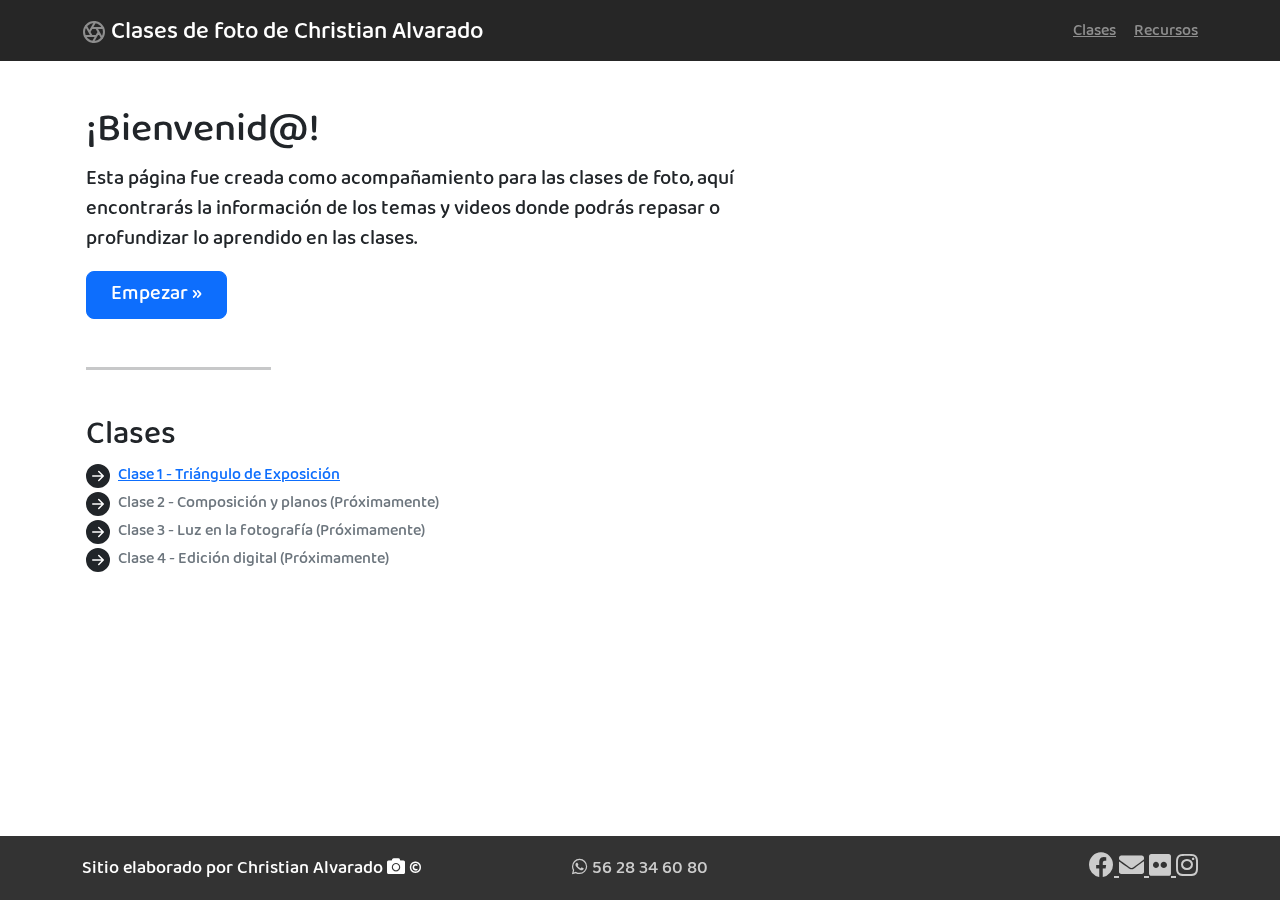
<file: index.html>
<!doctype html>
<html lang="en">
  <head>
    <meta charset="utf-8">
    <meta name="viewport" content="width=device-width, initial-scale=1">
    <meta name="description" content="">
    <meta name="author" content="Mark Otto, Jacob Thornton, and Bootstrap contributors">
    <meta name="generator" content="Hugo 0.101.0">
    <title>Christian Alvarado - Clases de foto</title>


    

    

    <link href="css/bootstrap.min.css" rel="stylesheet">
    <link href="css/custom.css" rel = "stylesheet">

    <!-- Font Awesome -->
    <link href="fonts/Font-Awesome/css/all.css" rel="stylesheet"> 

    <style>
      .bd-placeholder-img {
        font-size: 1.125rem;
        text-anchor: middle;
        -webkit-user-select: none;
        -moz-user-select: none;
        user-select: none;
      }

      @media (min-width: 768px) {
        .bd-placeholder-img-lg {
          font-size: 3.5rem;
        }
      }

      .b-example-divider {
        height: 3rem;
        background-color: rgba(0, 0, 0, .1);
        border: solid rgba(0, 0, 0, .15);
        border-width: 1px 0;
        box-shadow: inset 0 .5em 1.5em rgba(0, 0, 0, .1), inset 0 .125em .5em rgba(0, 0, 0, .15);
      }

      .b-example-vr {
        flex-shrink: 0;
        width: 1.5rem;
        height: 100vh;
      }

      .bi {
        vertical-align: -.125em;
        fill: currentColor;
      }

      .nav-scroller {
        position: relative;
        z-index: 2;
        height: 2.75rem;
        overflow-y: hidden;
      }

      .nav-scroller .nav {
        display: flex;
        flex-wrap: nowrap;
        padding-bottom: 1rem;
        margin-top: -1px;
        overflow-x: auto;
        text-align: center;
        white-space: nowrap;
        -webkit-overflow-scrolling: touch;
      }
    </style>

    
    <!-- Custom styles for this template -->
    <link href="css/starter-template.css" rel="stylesheet">
    <link href="css/product.css" rel="stylesheet">
  </head>
  <body>
    <div class="pageWrapper">
      <header class="site-header sticky-top py-1">
        <nav class="container d-flex flex-column flex-md-row justify-content-between">
          <div class="name">
              <svg xmlns="http://www.w3.org/2000/svg" width="24" height="24" fill="none" stroke="currentColor" stroke-linecap="round" stroke-linejoin="round" stroke-width="2" class="d-block mx-auto" role="img" viewBox="0 0 24 24"><title>Product</title><circle cx="12" cy="12" r="10"/><path d="M14.31 8l5.74 9.94M9.69 8h11.48M7.38 12l5.74-9.94M9.69 16L3.95 6.06M14.31 16H2.83m13.79-4l-5.74 9.94"/></svg>
              <h2 class="fs-4">Clases de foto de Christian Alvarado</h2>
          </div>
          <div class="navbar-right">
            <a class="py-2" href="#">Clases</a>
            <a class="py-2" href="#">Recursos</a>
          </div>
        </nav>
      </header>

      <div class="container mx-auto p-3 py-md-5">

      <main>
        <h1>¡Bienvenid@!</h1>
        <p class="fs-5 col-md-8">Esta página fue creada como acompañamiento para las clases de foto, aquí encontrarás la información de los temas y videos donde podrás repasar o profundizar lo aprendido en las clases.</p>

        <div class="mb-5">
          <a href="Clase1-TrianguloExposicion.html" class="btn btn-primary btn-lg px-4">Empezar &raquo;</a>
        </div>

        <hr class="col-3 col-md-2 mb-5">

        <div class="row g-5">
          <div class="col-md-6">
            <h2>Clases</h2>
            <ul class="icon-list ps-0">
              <li class="d-flex align-items-start mb-1"><a href="Clase1-TrianguloExposicion.html">Clase 1 - Triángulo de Exposición</a></li>
              <li class="text-muted d-flex align-items-start mb-1">Clase 2 - Composición y planos (Próximamente)</li>
              <li class="text-muted d-flex align-items-start mb-1">Clase 3 - Luz en la fotografía (Próximamente)</li>
              <li class="text-muted d-flex align-items-start mb-1">Clase 4 - Edición digital (Próximamente)</li>
            </ul>
          </div>
        </div>
      </main>
      
    </div>
    <footer>
    <div class="footer">
      <div class="container">
        <div class="col-sm-4">
        <p>Sitio elaborado por Christian Alvarado  <i class="fas fa-camera"></i>  &#169</p>
        </div>
        
        <a href="https://wa.me/525628346080">
          <div class="col-sm-4 text-center">
            <p><i class="fab fa-whatsapp"></i> 56 28 34 60 80</p>
          </div>
        </a>

        <div class="col-sm-4  right-align">
        <a href="https://www.facebook.com/ChristianAlvaradoFotografia"> <i class="fab fa-facebook"></i> </a>
        
        <a href="mailto:Adrik1137@gmail.com"> <i class="fas fa-envelope"></i> </a>
        
        <a href="https://www.flickr.com/photos/christianalvarado"> <i class="fab fa-flickr"></i> </a>

        <a href="https://www.instagram.com/christianalvaradofoto"> <i class="fab fa-instagram"></i></i> </a>
        </div>
        
        
      </div>
    </footer>
  </div>


    <script src="js/bootstrap.bundle.min.js"></script>

      
  </body>
</html>
</file>
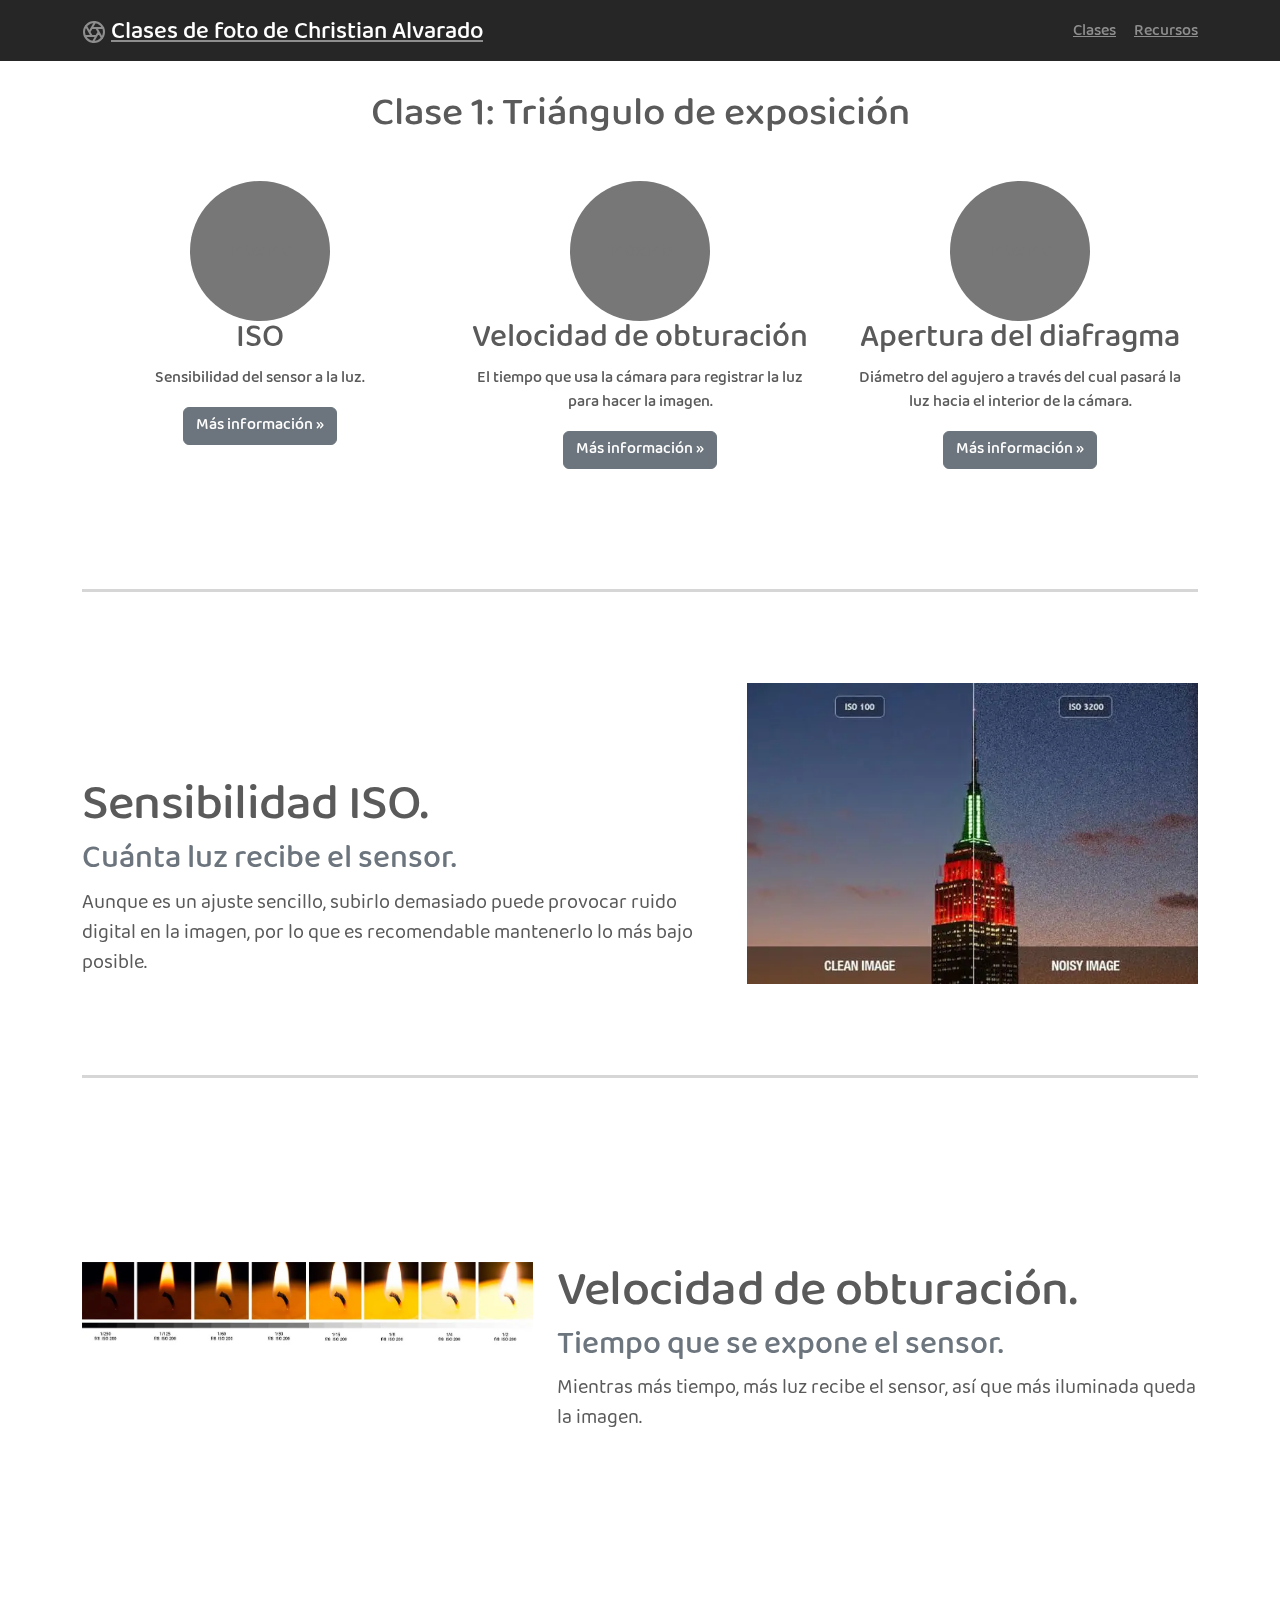
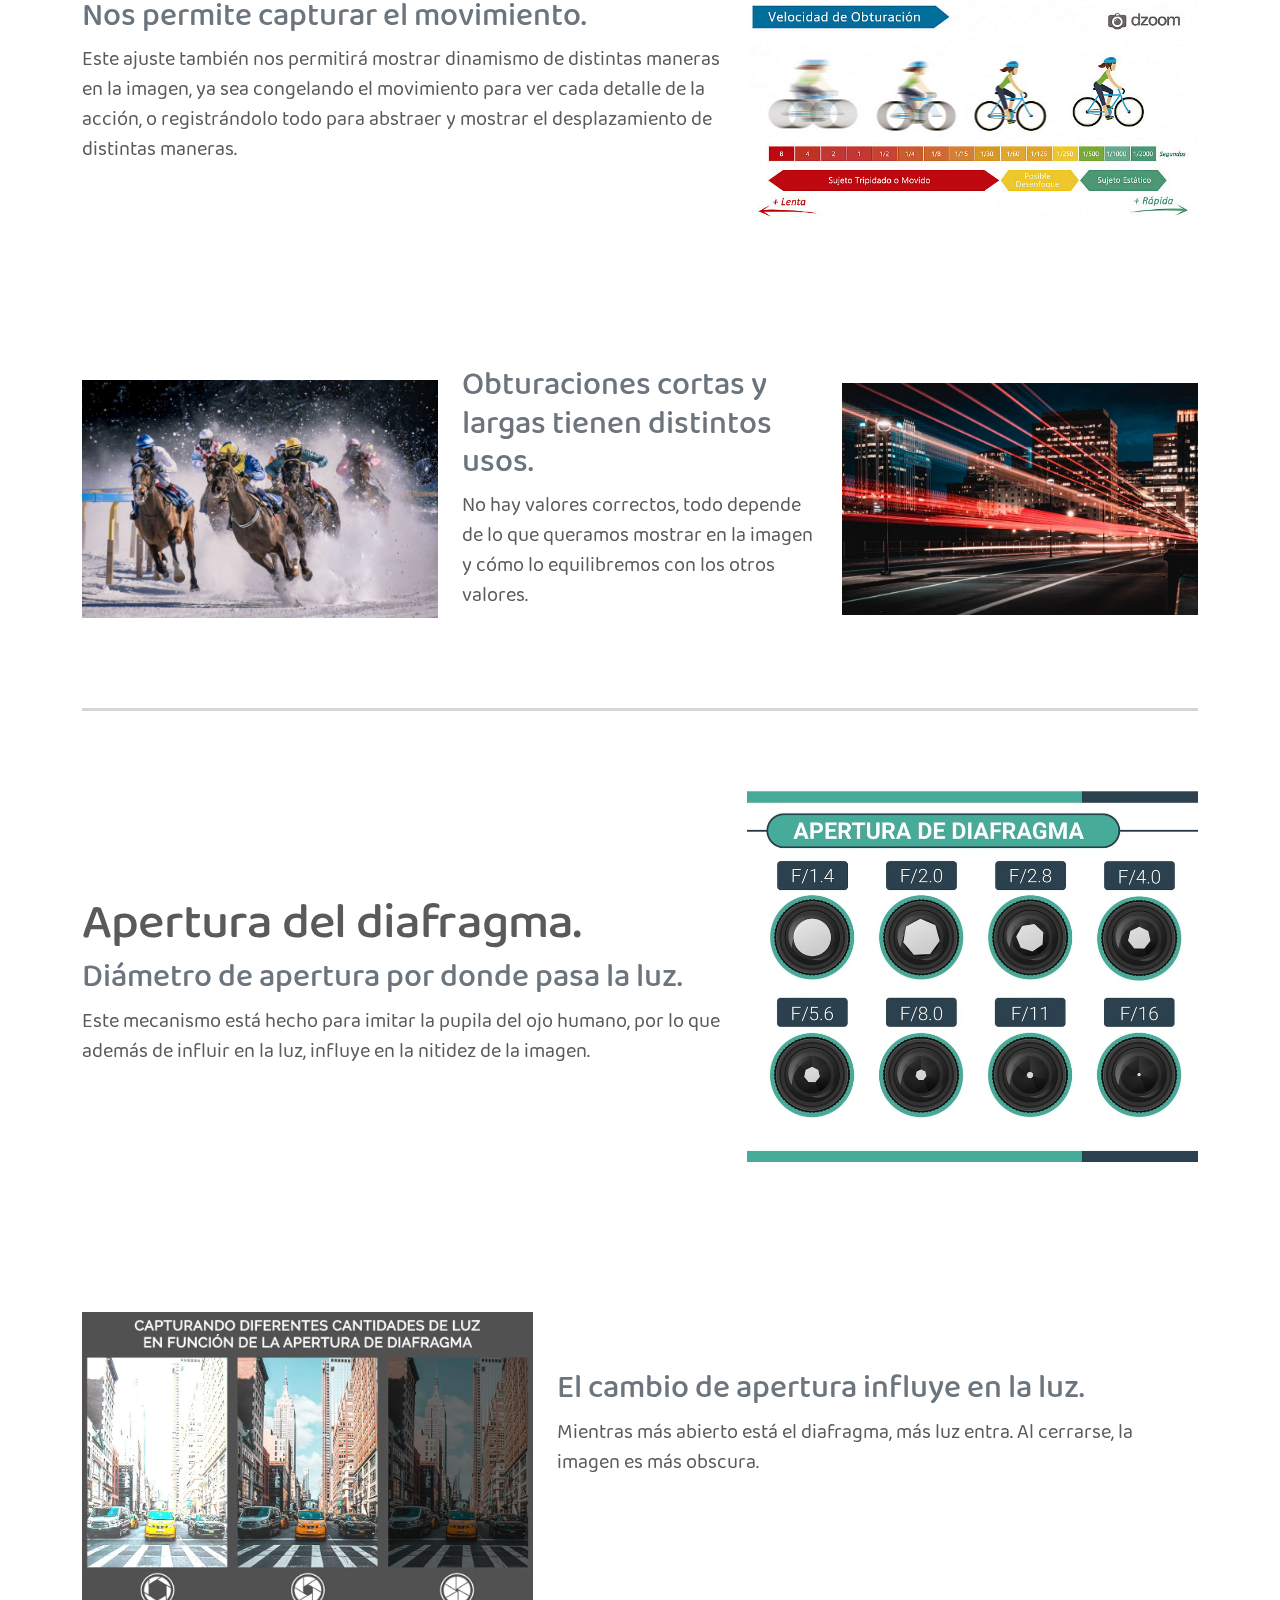
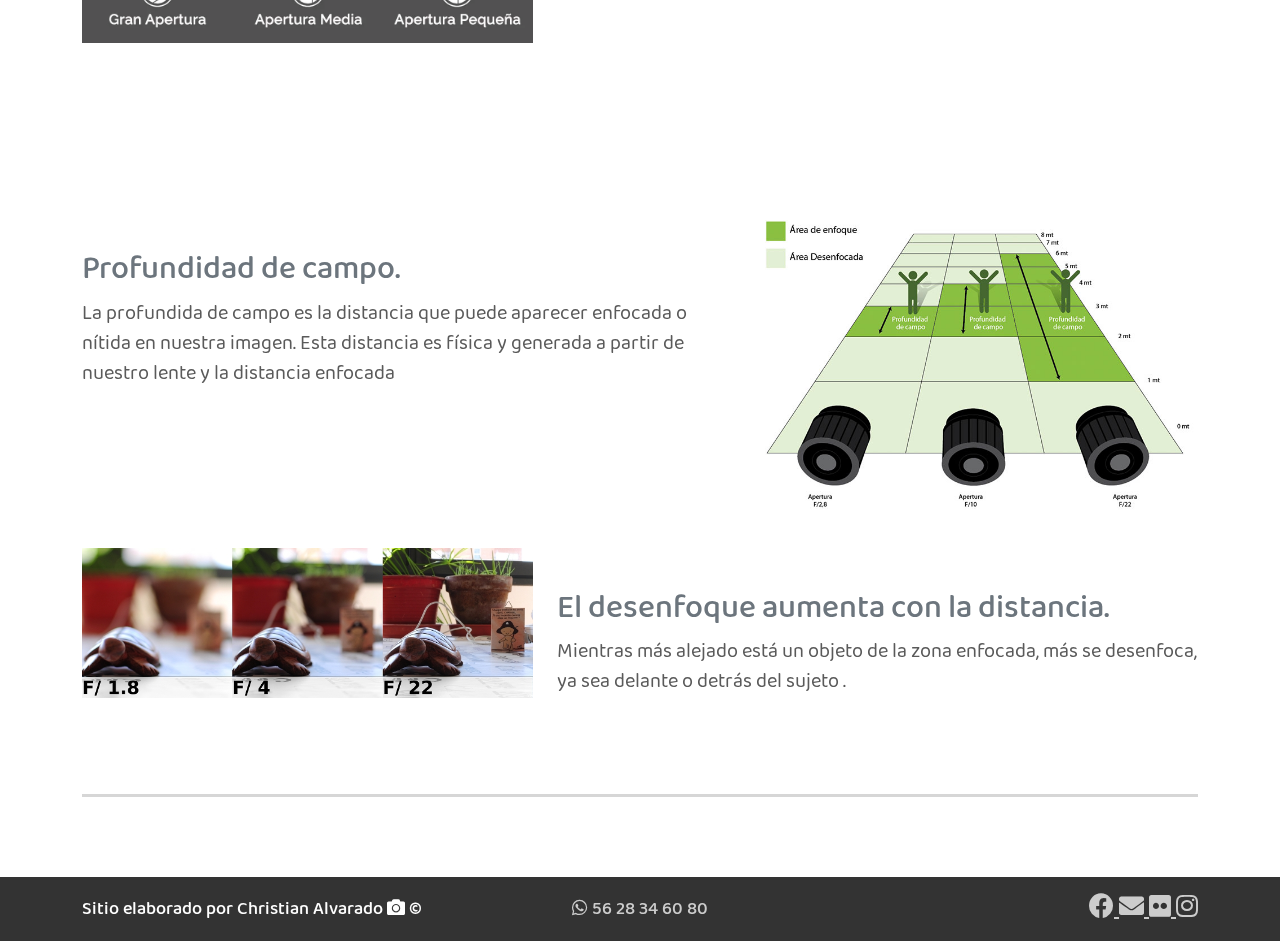
<file: Clase1-TrianguloExposicion.html>
<!doctype html>
<html lang="en">
  <head>
    <meta charset="utf-8">
    <meta name="viewport" content="width=device-width, initial-scale=1">
    <title>Christian Alvarado - Clases de Foto</title>

    <!-- Bootstrap -->
    <link href="css/bootstrap.min.css" rel="stylesheet">
    <link href="css/custom.css" rel="stylesheet">
    <link href="css/product.css" rel="stylesheet">

    <!-- Font Awesome -->
	<link href="fonts/Font-Awesome/css/all.css" rel="stylesheet"> 
    

    <style>
      .bd-placeholder-img {
        font-size: 1.125rem;
        text-anchor: middle;
        -webkit-user-select: none;
        -moz-user-select: none;
        user-select: none;
      }

      @media (min-width: 768px) {
        .bd-placeholder-img-lg {
          font-size: 3.5rem;
        }
      }

      .b-example-divider {
        height: 3rem;
        background-color: rgba(0, 0, 0, .1);
        border: solid rgba(0, 0, 0, .15);
        border-width: 1px 0;
        box-shadow: inset 0 .5em 1.5em rgba(0, 0, 0, .1), inset 0 .125em .5em rgba(0, 0, 0, .15);
      }

      .b-example-vr {
        flex-shrink: 0;
        width: 1.5rem;
        height: 100vh;
      }

      .bi {
        vertical-align: -.125em;
        fill: currentColor;
      }

      .nav-scroller {
        position: relative;
        z-index: 2;
        height: 2.75rem;
        overflow-y: hidden;
      }

      .nav-scroller .nav {
        display: flex;
        flex-wrap: nowrap;
        padding-bottom: 1rem;
        margin-top: -1px;
        overflow-x: auto;
        text-align: center;
        white-space: nowrap;
        -webkit-overflow-scrolling: touch;
      }
    </style>

    
    <!-- Custom styles for this template -->
    <link href="css/carousel.css" rel="stylesheet">
  </head>
  <body>
    
    <header class="site-header sticky-top py-1">
      <nav class="container d-flex flex-column flex-md-row justify-content-between">
        
          <div class="name">
              <svg xmlns="http://www.w3.org/2000/svg" width="24" height="24" fill="none" stroke="currentColor" stroke-linecap="round" stroke-linejoin="round" stroke-width="2" class="d-block mx-auto" role="img" viewBox="0 0 24 24"><title>Product</title><circle cx="12" cy="12" r="10"/><path d="M14.31 8l5.74 9.94M9.69 8h11.48M7.38 12l5.74-9.94M9.69 16L3.95 6.06M14.31 16H2.83m13.79-4l-5.74 9.94"/></svg>
              <a class="name" href="index.html"><h2 class="fs-4">Clases de foto de Christian Alvarado</h2></a>
          </div>
        
        <div class="navbar-right">
          <a class="py-2" href="#">Clases</a>
          <a class="py-2" href="#">Recursos</a>
        </div>
      </nav>
    </header>

<main>

 
  <div class="PageWrapper">
    <div id="Class-Title">
      <h1>Clase 1: Triángulo de exposición</h1>
    </div>


    <!-- Marketing messaging and featurettes
    ================================================== -->
    <!-- Wrap the rest of the page in another container to center all the content. -->

    <div class="container marketing">

      <!-- Three columns of text below the carousel -->
      <div class="row">
        <div class="col-lg-4">
          <svg class="bd-placeholder-img rounded-circle" width="140" height="140" xmlns="http://www.w3.org/2000/svg" role="img" aria-label="Placeholder: 140x140" preserveAspectRatio="xMidYMid slice" focusable="false"><title>Placeholder</title><rect width="100%" height="100%" fill="#777"/><text x="50%" y="50%" fill="#777" dy=".3em">140x140</text></svg>

          
          <h2 class="fw-normal">ISO</h2>
            <p>Sensibilidad del sensor a la luz.</p>
          <p><a class="btn btn-secondary" href="#ISO">Más información &raquo;</a></p>
        </div><!-- /.col-lg-4 -->
        <div class="col-lg-4">
          <svg class="bd-placeholder-img rounded-circle" width="140" height="140" xmlns="http://www.w3.org/2000/svg" role="img" aria-label="Placeholder: 140x140" preserveAspectRatio="xMidYMid slice" focusable="false"><title>Placeholder</title><rect width="100%" height="100%" fill="#777"/><text x="50%" y="50%" fill="#777" dy=".3em">140x140</text></svg>

          <h2 class="fw-normal">Velocidad de obturación</h2>
            <p>El tiempo que usa la cámara para registrar la luz para hacer la imagen.</p>
          <p><a class="btn btn-secondary" href="#Velocidad">Más información &raquo;</a></p>
        </div><!-- /.col-lg-4 -->
        <div class="col-lg-4">
          <svg class="bd-placeholder-img rounded-circle" width="140" height="140" xmlns="http://www.w3.org/2000/svg" role="img" aria-label="Placeholder: 140x140" preserveAspectRatio="xMidYMid slice" focusable="false"><title>Placeholder</title><rect width="100%" height="100%" fill="#777"/><text x="50%" y="50%" fill="#777" dy=".3em">140x140</text></svg>

          <h2 class="fw-normal">Apertura del diafragma<i class="fa-solid fa-aperture"></i></h2>
            <p>Diámetro del agujero a través del cual pasará la luz hacia el interior de la cámara.</p>
          <p><a class="btn btn-secondary" href="#Apertura">Más información &raquo;</a></p>
        </div><!-- /.col-lg-4 -->
      </div><!-- /.row -->


      <!-- START THE FEATURETTES -->

      <hr class="featurette-divider">

      <div id="ISO">
        <div class="row featurette">
          <div class="col-md-7">
            <h2 class="featurette-heading fw-normal lh-1">Sensibilidad ISO.</h2>
            <h2><span class="text-muted">Cuánta luz recibe el sensor.</span></h2>
            <p class="lead">Aunque es un ajuste sencillo, subirlo demasiado puede provocar ruido digital en la imagen, por lo que es recomendable mantenerlo lo más bajo posible.</p>
          </div>
          <div class="col-md-5 center-image">
            <img class="featurette-image img-fluid mx-auto" width="500" height="500" src="Images/Clase1/RuidoDigital.png">

          </div>
        </div>
      </div>

      <hr class="featurette-divider">

      <div id="Velocidad">
        <div class="row featurette">
          <div class="col-md-7 order-md-2">
            <h2 class="featurette-heading fw-normal lh-1">Velocidad de obturación.</h2>
            <h2><span class="text-muted">Tiempo que se expone el sensor.</span></h2>
            <p class="lead">Mientras más tiempo, más luz recibe el sensor, así que más iluminada queda la imagen.</p>
          </div>
          <div class="col-md-5 order-md-1 center-image">
            <img class="featurette-image img-fluid mx-auto" width="500" height="500" src="Images/Clase1/VelasVelocidad.png">

          </div>
        </div>

        <div class="spacer"></div>

        <div class="row featurette">
          <div class="col-md-7">
            <h2><span class="text-muted">Nos permite capturar el movimiento.</span></h2>
            <p class="lead">Este ajuste también nos permitirá mostrar dinamismo de distintas maneras en la imagen, ya sea congelando el movimiento para ver cada detalle de la acción, o registrándolo todo para abstraer y mostrar el desplazamiento de distintas maneras.</p>
          </div>
          <div class="col-md-5 center-image">
            <img class="featurette-image img-fluid mx-auto" width="500" height="500" src="Images/Clase1/TablaVelocidad.png">

          </div>
        </div>

        <div class="spacer"></div>

        <div class="row featurette">
          <div class="col-md-4 order-md-2 center-image">
            <img class="featurette-image img-fluid mx-auto" width="500" height="500" src="Images/Clase1/CaballosVelocidad.png">
          </div>
          <div class="col-md-4 order-md-2">
            <h2><span class="text-muted">Obturaciones cortas y largas tienen distintos usos.</span></h2>
            <p class="lead">No hay valores correctos, todo depende de lo que queramos mostrar en la imagen y cómo lo equilibremos con los otros valores.</p>
          </div>
          <div class="col-md-4 order-md-2 center-image">
            <img class="featurette-image img-fluid mx-auto" width="500" height="500" src="Images/Clase1/LucesVelocidad.png">
          </div>
        </div>
      </div>

      <hr class="featurette-divider">

      <div id="Apertura">
        <div class="row featurette">
          <div class="col-md-7">
            <h2 class="featurette-heading fw-normal lh-1">Apertura del diafragma.</h2>
            <h2><span class="text-muted">Diámetro de apertura por donde pasa la luz.</span></h2>
            <p class="lead">Este mecanismo está hecho para imitar la pupila del ojo humano, por lo que además de influir en la luz, influye en la nitidez de la imagen.</p>
          </div>
          <div class="col-md-5">
            <img class="featurette-image img-fluid mx-auto" width="500" height="500" src="Images/Clase1/Apertura.png">

          </div>
        </div>

        <div class="spacer"></div>

        <div class="row featurette">
          <div class="col-md-7 order-md-2 padding-up">
            <h2><span class="text-muted">El cambio de apertura influye en la luz.</span></h2>
            <p class="lead">Mientras más abierto está el diafragma, más luz entra. Al cerrarse, la imagen es más obscura.</p>
          </div>
          <div class="col-md-5 order-md-1 center-image">
            <img class="featurette-image img-fluid mx-auto" width="500" height="500" src="Images/Clase1/LuzApertura.png">

          </div>
        </div>

        <div class="spacer"></div>

        <div class="row featurette">
          <div class="col-md-7 padding-up">
            <h2><span class="text-muted">Profundidad de campo.</span></h2>
            <p class="lead">La profundida de campo es la distancia que puede aparecer enfocada o nítida en nuestra imagen. Esta distancia es física y generada a partir de nuestro lente y la distancia enfocada</p>
          </div>
          <div class="col-md-5 center-image">
            <img class="featurette-image img-fluid mx-auto" width="500" height="500" src="Images/Clase1/Profundidad.png">

          </div>
        </div>

        <div class="row featurette">
          <div class="col-md-7 order-md-2 padding-up">
            <h2><span class="text-muted">El desenfoque aumenta con la distancia.</span></h2>
            <p class="lead">Mientras más alejado está un objeto de la zona enfocada, más se desenfoca, ya sea delante o detrás del sujeto .</p>
          </div>
          <div class="col-md-5 order-md-1 center-image">
            <img class="featurette-image img-fluid mx-auto" width="500" height="500" src="Images/Clase1/ProfundidadEjemplo.png">

          </div>
        </div>
      </div>

      <hr class="featurette-divider">

      <!-- /END THE FEATURETTES -->

    </div><!-- /.container -->


    <!-- FOOTER -->
    <footer>
    <div class="classfooter">
      <div class="container">
        <div class="col-sm-4">
        <p>Sitio elaborado por Christian Alvarado  <i class="fas fa-camera"></i>  &#169</p>
        </div>
        
        <a href="https://wa.me/525628346080">
          <div class="col-sm-4 text-center">
            <p><i class="fab fa-whatsapp"></i> 56 28 34 60 80</p>
          </div>
        </a>

        <div class="col-sm-4  right-align">
        <a href="https://www.facebook.com/ChristianAlvaradoFotografia"> <i class="fab fa-facebook"></i> </a>
        
        <a href="mailto:Adrik1137@gmail.com"> <i class="fas fa-envelope"></i> </a>
        
        <a href="https://www.flickr.com/photos/christianalvarado"> <i class="fab fa-flickr"></i> </a>

        <a href="https://www.instagram.com/christianalvaradofoto"> <i class="fab fa-instagram"></i></i> </a>
        </div>
        
        
      </div>
    </div>
    </footer>
  </div>
</main>


    <script src="js/bootstrap.bundle.min.js"></script>

      
  </body>
</html>
</file>
<file: css/custom.css>
.html{
	position: relative;
	min-height: 100%;
}

@font-face{
	font-family: BalooTamma2;
	src: url(../fonts/BalooTamma2-Regular.ttf);
	font-weight: 300;
}

@font-face{
	font-family: BalooTamma2;
	src: url(../fonts/BalooTamma2-SemiBold.ttf);
	font-weight: 600;
}

@font-face{
	font-family: BalooTamma2;
	src: url(../fonts/BalooTamma2-ExtraBold.ttf);
	font-weight: 800;
}

@font-face{
	font-family: BalooTamma2;
	src: url(../fonts/BalooTamma2-Medium.ttf);
	font-weight: 500;
}

.name a{
	margin-left: 0 !important;
}

body{
	font-family: BalooTamma2, arvo, "Helvetica neue", serif;
}

#Class-Title{
	padding-top: 2rem;
	padding-bottom: 2rem;
}

#Class-Title h1{
	text-align: center;
}

.center-image {
	margin-top: auto;
	margin-bottom: auto;
}

.padding-up{
	padding-top: 60px;
}


hr{
	border-top: 3px solid;
}

.spacer {
	padding-top: 75px;
	padding-bottom: 75px;
}

.navbar {
	background-color: transparent;
	border: none;
	padding-top: 0px;
}

.navbar-brand i{
	font-size: 40px;;
}

.navbar-brand i:hover{
	color:#26a1f3;
}

.navbar-brand img{
	width: 90%;
	max-width: 200px;
}

.navbar-inverse .navbar-nav>li>a {	
	color: #fefefe;
	opacity: .7;
	text-transform: uppercase;
	font-weight: bold;
	
	padding-top: 30px;
	padding-bottom: 0px;
}

.jumbotron {
	background: url(../images/code-bckg.jpg) center center;
	background-size: cover;
	padding-bottom: 210px;
	padding-top: 210px;
	margin-bottom: 0px;
}

.jumbotron h1{
	padding: 10px;
	margin: 10px 20px;
	font-weight: 600;
	font-size: 60px;
	text-transform: uppercase;
	color: white;
	background-color: rgba(255,255,255,.5);
    border-radius: 35px;
	text-shadow: 1px 1px 2px #333;
}

#bottom .col-sm-4{
	min-height: 300px;
	text-align: center;
	padding-top: 30px;
	padding-left: 5px;
	padding-right: 5px;
}

.portfolio-list{
	max-width: 80%;
	text-align: left;
}

#bottom p{
	color: #555;
	font-weight: 400;
	font-size: 18px;	
}

#bottom a:hover{
	text-decoration: none;
}

#bottom .col-sm-4 .btn-success{
	font-size:16px;
}

#bottom .col-sm-4:hover{
	opacity: .9;
}

#bottom img{
	max-width: 100%;
	margin-bottom: 10px;
}

#web {
	background-size: 100%;
}

#foto {
	background-size: 100%;
}

#adv {
	background-size: 100%;
}

.classfooter{
	background-color: #333;
	height: 4rem;
	color: #fefefe;	
	padding: 15px;
	font-size: 16px;
	font-family: BalooTamma2, arvo, "Helvetica neue", serif;
}

.footer{
	background-color: #333;
	height: 4rem;
	color: #fefefe;	
	padding: 15px;
	font-size: 16px;
	font-family: BalooTamma2, arvo, "Helvetica neue", serif;
	position: absolute;
	bottom: 0;
    left: 0;
    right: 0;
}

footer p{
	font-size: 18px;
	margin-top: 5px;
}

footer a{
	color: #ccc;
	font-size: 25px;
}

footer .col-sm-4{
	float: left;
}

/* Universal Styling */
.highlight{
	color: #26a1f3;
}

.right-align{
	text-align: right;
}

.under-construction{
	min-height: auto;
	background: url(../images/under-construction.png) center center;
	background-size: cover;

	text-align: center;
}

/* Responsive design */
@media (max-width: 768px) {
	
	#web p{
		color: #333;
	}
	
	#bottom col-sm-4{
		min-height: 425px;
		padding-top: 55px;
		padding-bottom: 15px;
	}
	
	.jumbotron{
		margin-top: -200px;
		padding: 20px;
		padding-top: 200px;
		padding-bottom: 60px;
		
	}

	.jumbotron h1{
		font-size: 30px;
	}
	
	.navbar-brand img{
		width: 50%;
	}
	
	.navbar-inverse .navbar-collapse {
		background-color: #333;
		border: none;
	}
}
</file>
<file: css/starter-template.css>
.icon-list li::before {
  display: block;
  flex-shrink: 0;
  width: 1.5em;
  height: 1.5em;
  margin-right: .5rem;
  content: "";
  background: url("data:image/svg+xml,%3Csvg xmlns='http://www.w3.org/2000/svg' fill='%23212529' viewBox='0 0 16 16'%3E%3Cpath d='M8 0a8 8 0 1 1 0 16A8 8 0 0 1 8 0zM4.5 7.5a.5.5 0 0 0 0 1h5.793l-2.147 2.146a.5.5 0 0 0 .708.708l3-3a.5.5 0 0 0 0-.708l-3-3a.5.5 0 1 0-.708.708L10.293 7.5H4.5z'/%3E%3C/svg%3E") no-repeat center center / 100% auto;
}
</file>
<file: css/product.css>
/*
   * Custom translucent site header
   */
  
  .site-header {
    background-color: rgba(0, 0, 0, .85);
    -webkit-backdrop-filter: saturate(180%) blur(20px);
    backdrop-filter: saturate(180%) blur(20px);
  }
  .site-header a {
    color: #8e8e8e;
    transition: color .15s ease-in-out;
    margin-left: 15px;
  }
  .site-header a:hover {
    color: #fff;
    text-decoration: none;
  }
  .site-header .fs-4 {
    color: #fff;
  }
  .site-header svg{
    color: #8e8e8e;
    float: left;
    margin-right: 5px !important;
  }
  .name{
    width: 37%;
    padding-top: 1rem;
  }
  .navbar-right{
    padding-top: 1rem;
  }
  
  /*
   * Dummy devices (replace them with your own or something else entirely!)
   */
  
  .product-device {
    position: absolute;
    right: 10%;
    bottom: -30%;
    width: 300px;
    height: 540px;
    background-color: #333;
    border-radius: 21px;
    transform: rotate(30deg);
  }
  
  .product-device::before {
    position: absolute;
    top: 10%;
    right: 10px;
    bottom: 10%;
    left: 10px;
    content: "";
    background-color: rgba(255, 255, 255, .1);
    border-radius: 5px;
  }
  
  .product-device-2 {
    top: -25%;
    right: auto;
    bottom: 0;
    left: 5%;
    background-color: #e5e5e5;
  }
  
  
  /*
   * Extra utilities
   */
  
  .flex-equal > * {
    flex: 1;
  }
  @media (min-width: 768px) {
    .flex-md-equal > * {
      flex: 1;
    }
  }
</file>
<file: css/carousel.css>
/* GLOBAL STYLES
-------------------------------------------------- */
/* Padding below the footer and lighter body text */

body {
  color: #5a5a5a;
}


/* CUSTOMIZE THE CAROUSEL
-------------------------------------------------- */

/* Carousel base class */
.carousel {
  margin-bottom: 4rem;
}
/* Since positioning the image, we need to help out the caption */
.carousel-caption {
  bottom: 3rem;
  z-index: 10;
}

/* Declare heights because of positioning of img element */
.carousel-item {
  height: 32rem;
}


/* MARKETING CONTENT
-------------------------------------------------- */

/* Center align the text within the three columns below the carousel */
.marketing .col-lg-4 {
  margin-bottom: 1.5rem;
  text-align: center;
}
/* rtl:begin:ignore */
.marketing .col-lg-4 p {
  margin-right: .75rem;
  margin-left: .75rem;
}
/* rtl:end:ignore */


/* Featurettes
------------------------- */

.featurette-divider {
  margin: 5rem 0; /* Space out the Bootstrap <hr> more */
}

/* Thin out the marketing headings */
/* rtl:begin:remove */
.featurette-heading {
  letter-spacing: -.05rem;
}

/* rtl:end:remove */

/* RESPONSIVE CSS
-------------------------------------------------- */

@media (min-width: 40em) {
  /* Bump up size of carousel content */
  .carousel-caption p {
    margin-bottom: 1.25rem;
    font-size: 1.25rem;
    line-height: 1.4;
  }

  .featurette-heading {
    font-size: 50px;
  }
}

@media (min-width: 62em) {
  .featurette-heading {
    margin-top: 7rem;
  }
}
</file>
